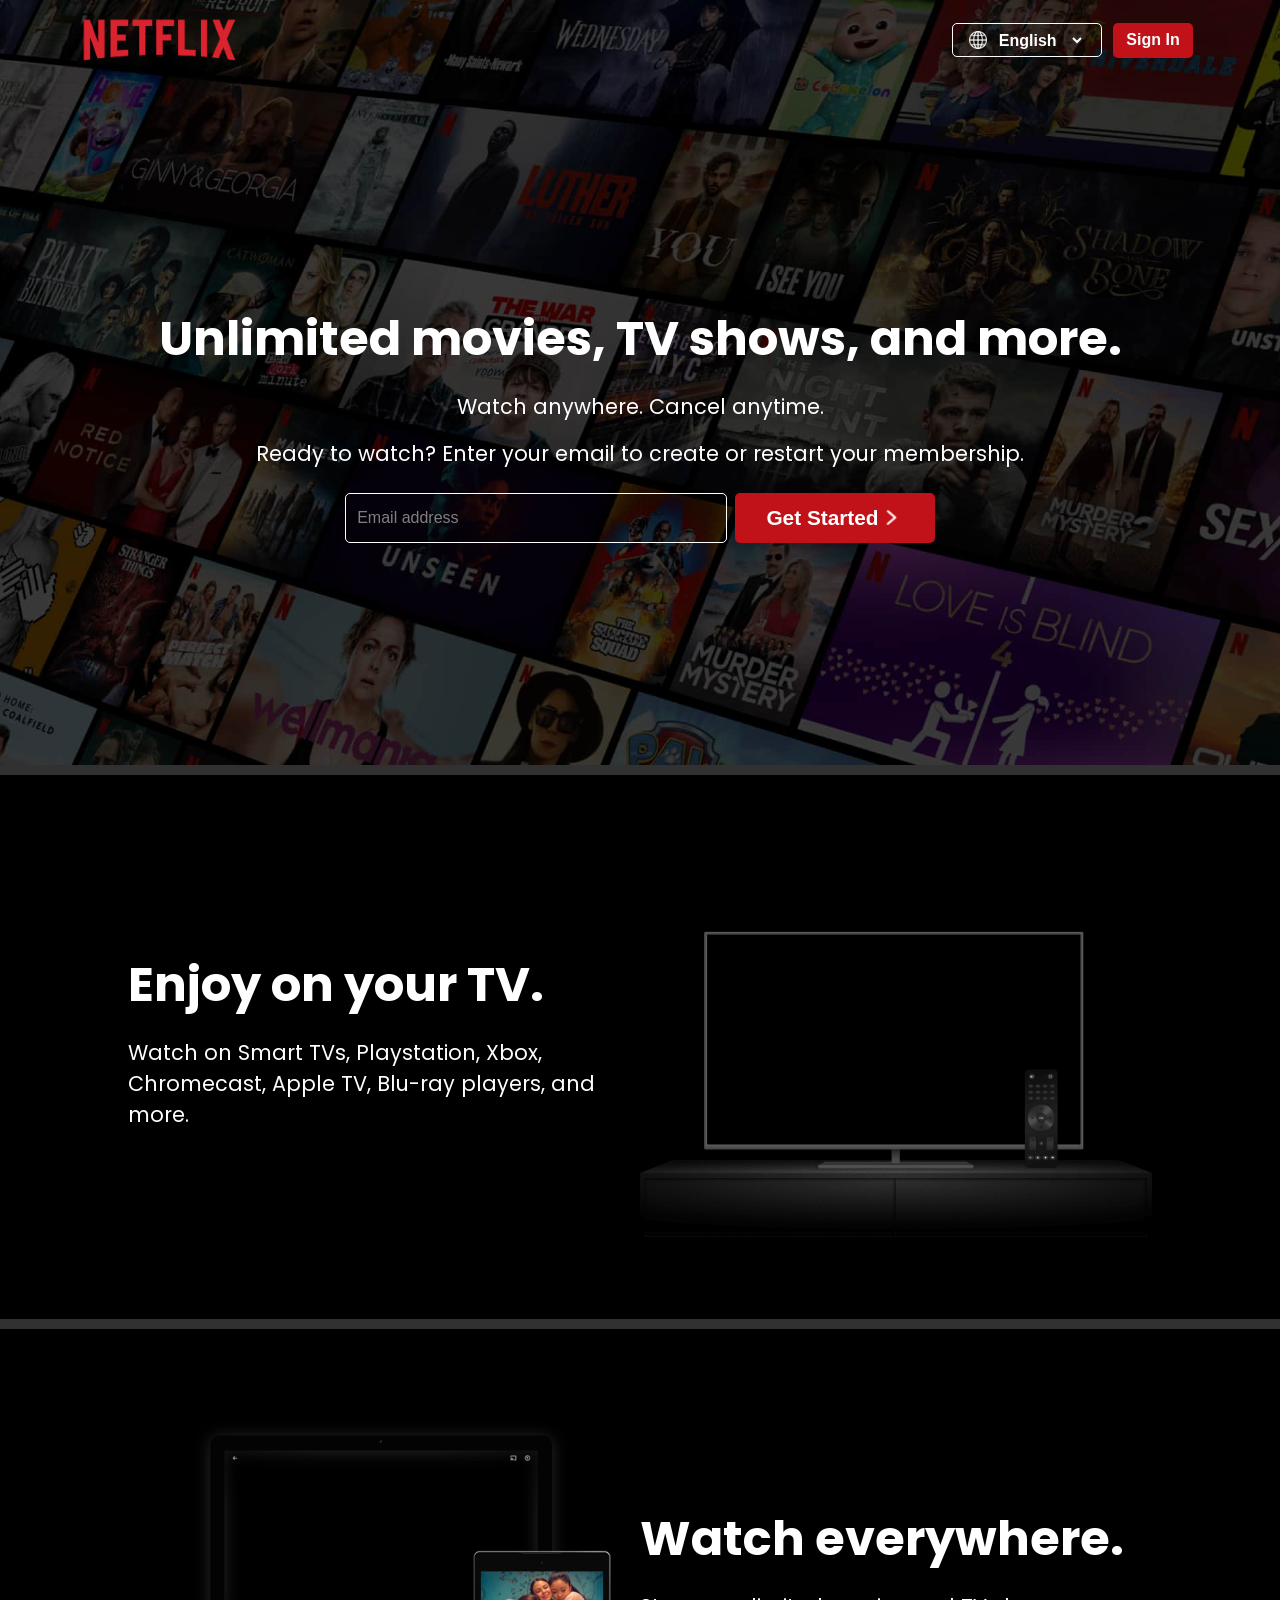
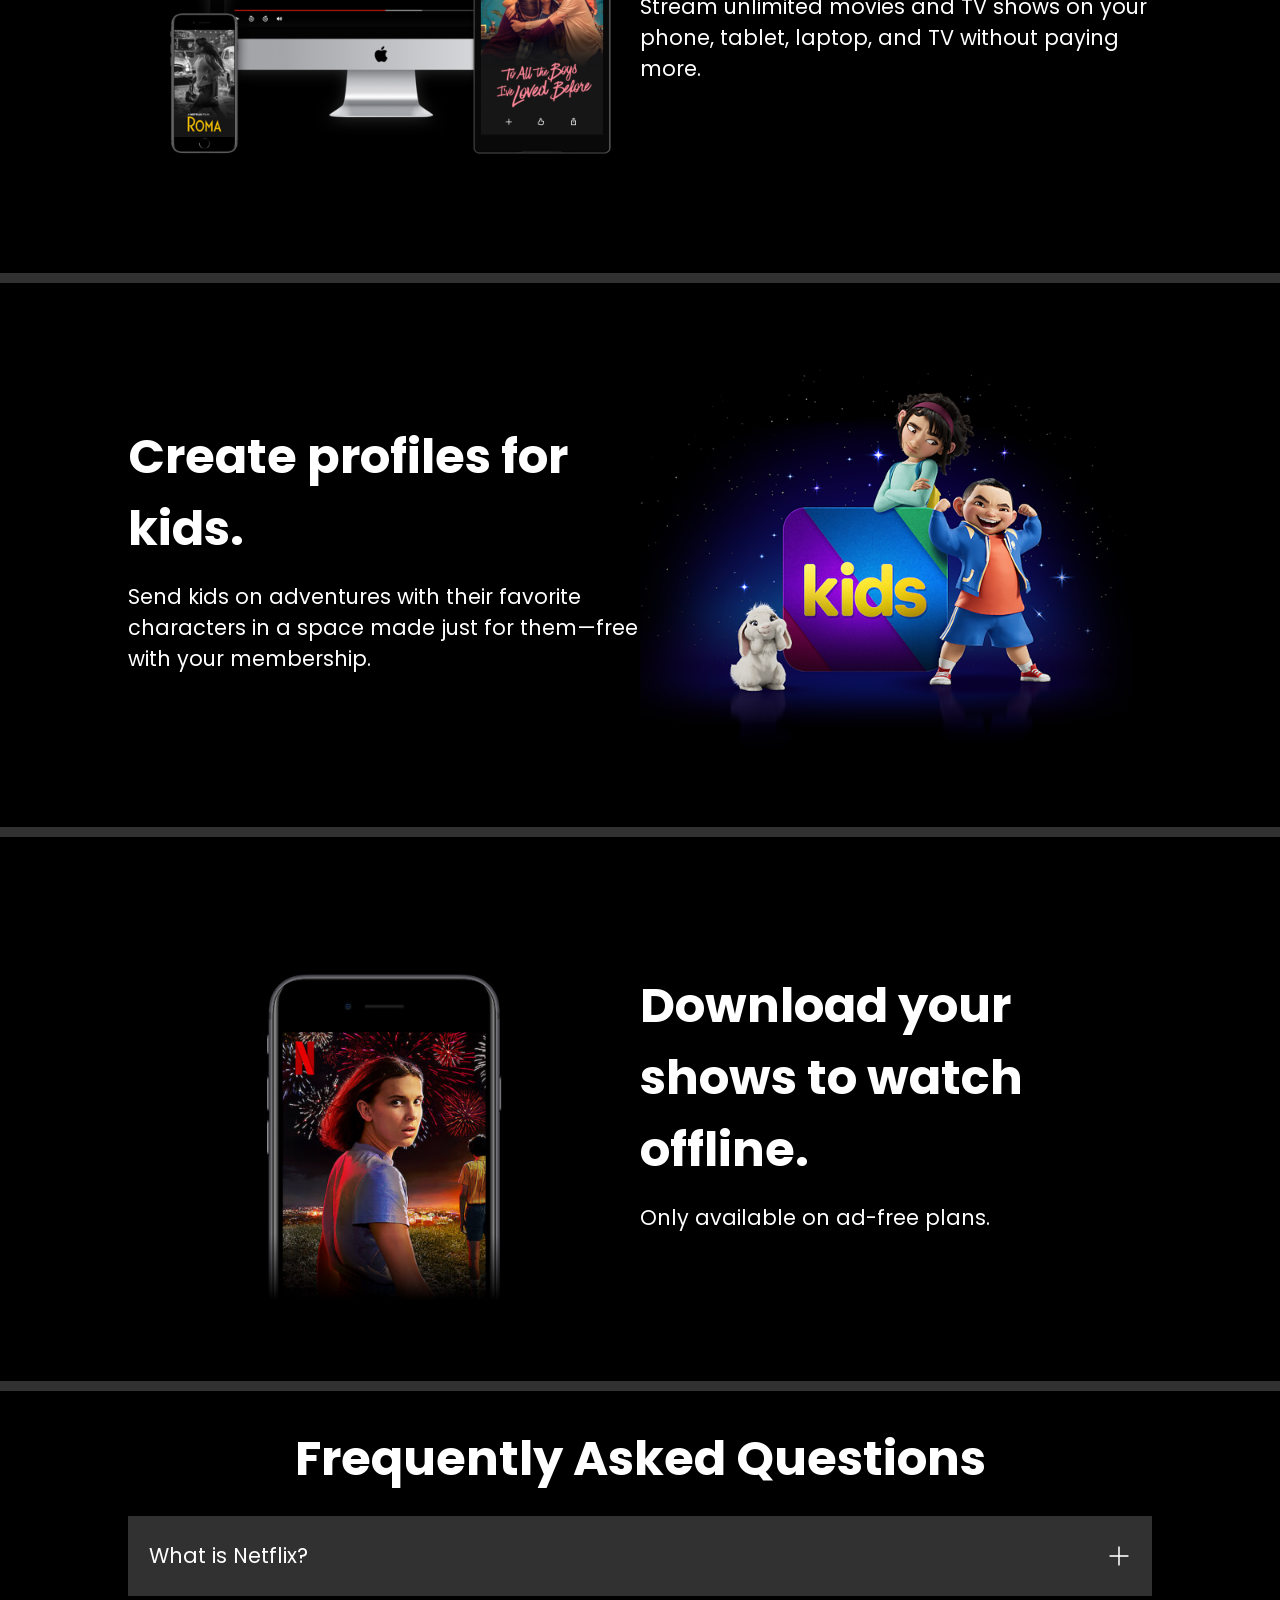
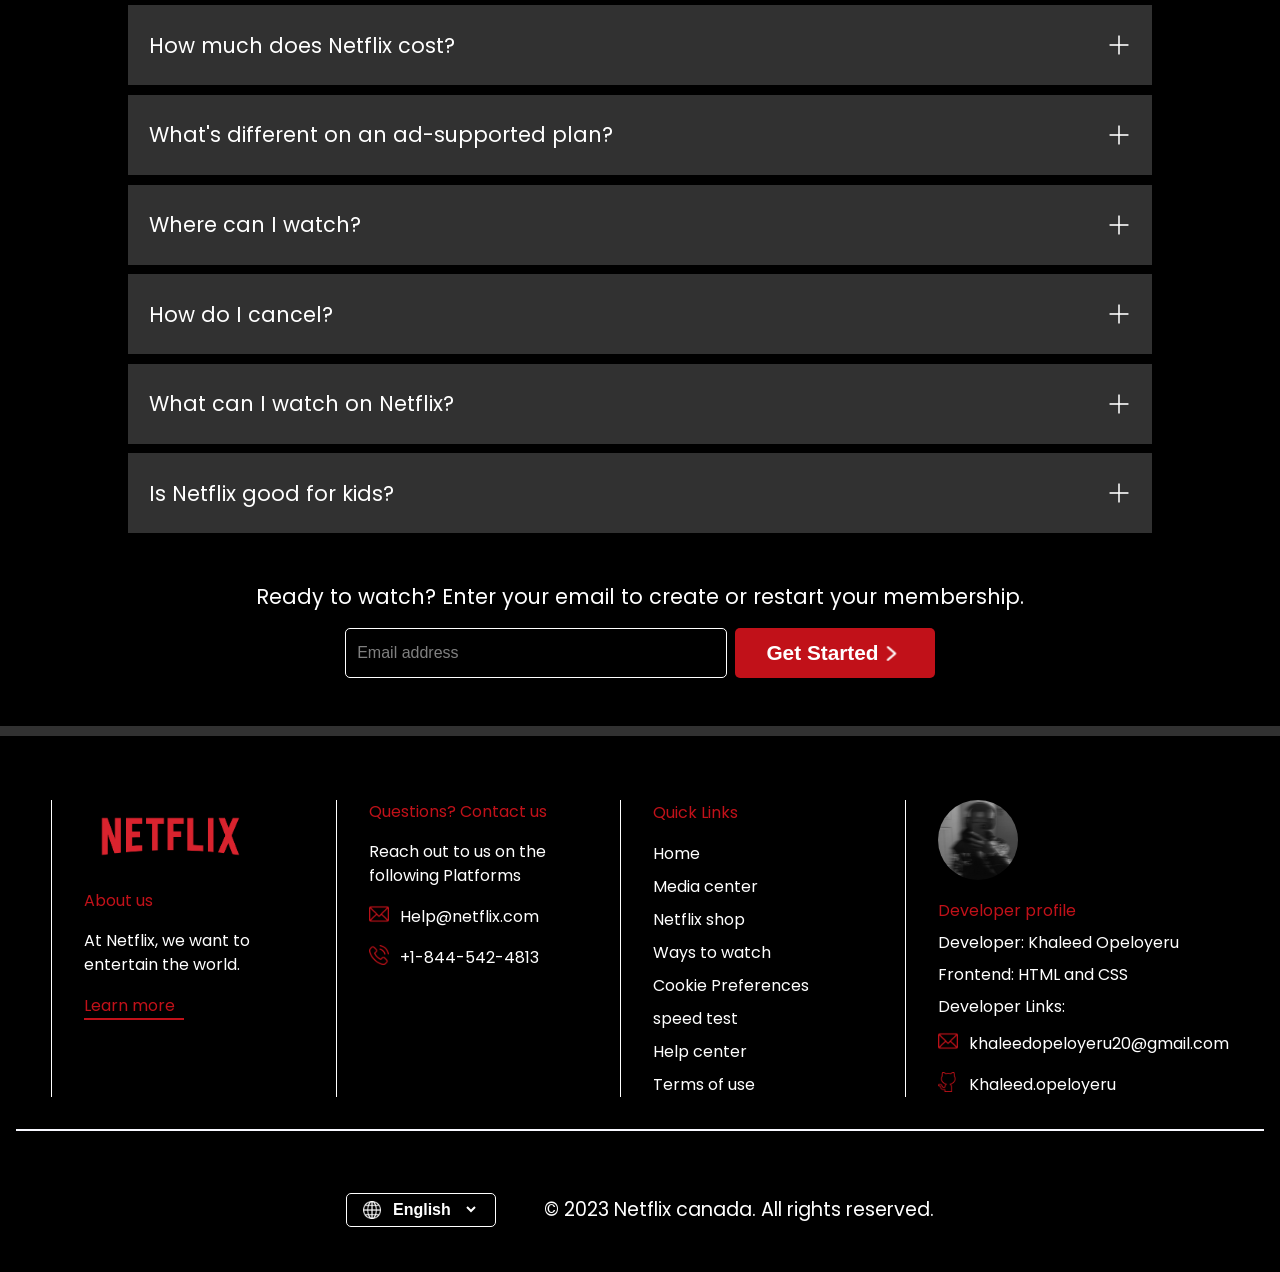
<file: index.html>
<!DOCTYPE html>
<html lang="en">
<head>
    <meta name="author" content="khaleed opeloyeru">
    <meta name="description" content="this is a netflix clone">
    <meta name="keywords" content="netflix, clone, khaleed opeloyeru">
    <meta name="viewport" content="width=device-width, initial-scale=1.0">
    <link rel="stylesheet" href="netflix.css">
    <link rel="icon" href="images/netflix.ico">
    <title>Netflix Clone</title>
    <meta charset="UTF-8">
    <meta http-equiv="X-UA-Compatible" content="IE=edge">
</head>
<body>
    <div class="top-part">
        <header>
            <nav>
                <div class="left-container">
                    <img src="images/Netflix_Logo.png" alt="Netflix Logo">
                </div>
                <div class="right-container">
                    <div class="language-container">
                        <img src="images/world.png">
                        <select>
                            <option>English</option>
                            <option>Francais</option>
                        </select>
                    </div>
                    <input type="button" onclick="location.href='login.html'" value="Sign In" id="Sign-in" name="sign-in">
                </div>
            </nav>
        </header>
        <div class="top-part-bottom-container">
            <div class="top-part-text">
                <h1>Unlimited movies, TV shows, and more.</h1>
                <p>Watch anywhere. Cancel anytime.</p>
                <p>Ready to watch? Enter your email to create or restart your membership.</p>
            </div>
            <div class="get-started-form-container">
                <form class="get-started-form" name="get-started-form" action="mailto:khaleedopeloyeru20@gmail.com" method="post">
                    <input class="get-started-email" type="email" name="email" id="email" placeholder="Email address">
                    <div class="get-started-button-container">
                        <input type="submit" value="Get Started" id="get-started" name="get-started">
                        <img src="images/next.png">
                    </div>
                </form>
            </div>
        </div>
    </div>
    <hr>
    <main>
        <div class="main-content-container">
            <div class="main-content-text">
                <h2>Enjoy on your TV.</h2>
                <p>Watch on Smart TVs, Playstation, Xbox, Chromecast, Apple TV, Blu-ray players, and more.</p>
            </div>
            <div class="main-content-image">
                <img class="main-content-img" src="images/tv.png">
            </div>
        </div>
        <hr>
        <div class="main-content-container">
            <div class="main-content-image">
                <img src="images/device-pile.png">
            </div>
            <div class="main-content-text">
                <h2>Watch everywhere.</h2>
                <p>Stream unlimited movies and TV shows on your phone, tablet, laptop, and TV without paying more.</p>
            </div>
        </div>
        <hr>
        <div class="main-content-container">
            <div class="main-content-text">
                <h2>Create profiles for kids.</h2>
                <p>Send kids on adventures with their favorite characters in a space made just for them—free with your membership.</p>
            </div>
            <div class="main-content-image">
                <img src="images/kids.png">
            </div>
        </div>
        <hr>
        <div class="main-content-container">
            <div class="main-content-image">
                <img src="images/mobile-0819.jpg">
            </div>
            <div class="main-content-text">
                <h2>Download your shows to watch offline.</h2>
                <p>Only available on ad-free plans.</p>
            </div>
        </div>
        <hr>
        <div class="faqs">
            <h2>Frequently Asked Questions</h2>
            <div class="questions">
                <p>What is Netflix?</p>
                <img src="images/addition.png">
            </div>
            <div class="questions">
                <p>How much does Netflix cost?</p>
                <img src="images/addition.png">
            </div>
            <div class="questions">
                <p>What's different on an ad-supported plan?</p>
                <img src="images/addition.png">
            </div>
            <div class="questions">
                <p>Where can I watch?</p>
                <img src="images/addition.png">
            </div>
            <div class="questions">
                <p>How do I cancel?</p>
                <img src="images/addition.png">
            </div>
            <div class="questions">
                <p>What can I watch on Netflix?</p>
                <img src="images/addition.png">
            </div>
            <div class="questions last-question">
                <p>Is Netflix good for kids?</p>
                <img src="images/addition.png">
            </div>
        </div>
        <div class="restart-membership">
            <p>Ready to watch? Enter your email to create or restart your membership.</p>
            <form class="restart-membership-form" name="restart-membership-form" action="mailto:khaleedopeloyeru20@gmail.com">
                <input class="get-started-email" type="email" name="email" id="email" placeholder="Email address">
                <div class="get-started-button-container">
                    <input class type="submit" value="Get Started" id="get-started" name="get-started">
                    <img src="images/next.png">
                </div>
            </form>
        </div>
    </main>
    <hr>
    <footer>
        <div class="top-footer-container">
          <div class="first-footer-container">
            <img src="images/Netflix_Logo.png" />
            <p>About us</p>
            <p>At Netflix, we want to entertain the world.</p>
            <a href="about.html">Learn more</a>
          </div>
          <div class="second-footer-container" id="contact">
            <p>Questions? Contact us</p>
            <p>Reach out to us on the following Platforms</p>
            <a href="mailto:kopeloye@my.centennialcollege.ca">
              <img src="images/mail1.png">
              Help@netflix.com
            </a>
            <a href="tel:+18445424813" >
              <img src="images/telephone.png">
              +1-844-542-4813
            </a>
          </div>
          <div class="third-footer-container">
            <p>Quick Links</p>
            <ul>
              <li><a href="home.html">Home</a></li>
              <li><a href="https://media.netflix.com/">Media center</a></li>
              <li><a href="https://netflix.shop/">Netflix shop</a></li>
              <li><a href="https://www.netflix.com/watch">Ways to watch</a></li>
              <li><a href="https://www.netflix.com/ca/#">Cookie Preferences</a></li>
              <li><a href="https://fast.com/">speed test</a></li>
              <li><a href="https://help.netflix.com/">Help center</a></li>
              <li><a href="https://help.netflix.com/legal/termsofuse">Terms of use</a></li>
            </ul>
          </div>
          <div class="fourth-footer-container">
            <a href="images/developer.JPG" target="_blank">
              <img src="images/developer.JPG" alt="developer picture">
            </a>
            <p>Developer profile</p>
            <p>Developer: Khaleed Opeloyeru</p>
            <p>Frontend: HTML and CSS</p>
            <p>Developer Links: </p>
            <div class="fourth-footer-bottom-container">
              <a href="mailto:kopeloye@my.centennialcollege.ca" title="Send an Email">
                <img src="images/mail1.png">
                khaleedopeloyeru20@gmail.com
              </a>
              <a href="https://github.com/khaleedopeloyeru" title="Github">
                <img src="images/github.png">
                Khaleed.opeloyeru
              </a>
            </div>
          </div>
        </div>
        <hr>
        <div class="privacy">
            <div class="language-container">
                <img src="images/world.png">
                <select>
                    <option>English</option>
                    <option>Francais</option>
                </select>
            </div>
            <p class="copyright">&copy; 2023 Netflix canada. All rights reserved.</p>
        </div>
    </footer>
</body>
</html>
</file>
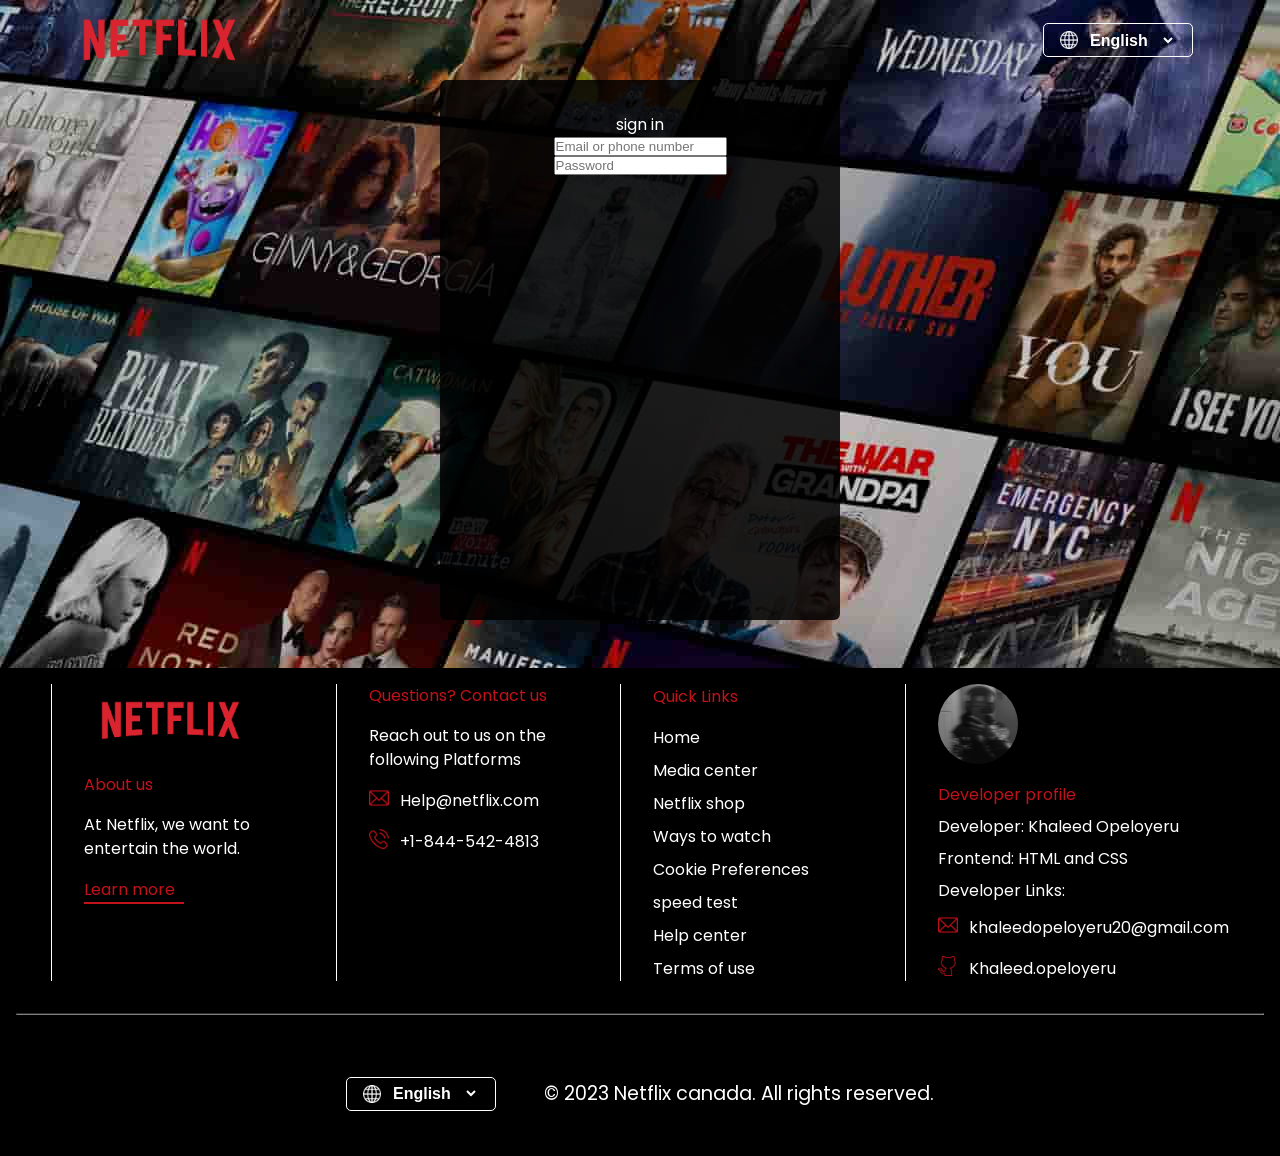
<file: login.html>
<!DOCTYPE html>
<html lang="en">
  <head>
    <meta name="author" content="khaleed opeloyeru" />
    <meta name="description" content="this is a netflix clone" />
    <meta name="keywords" content="netflix, clone, khaleed opeloyeru" />
    <meta name="viewport" content="width=device-width, initial-scale=1.0" />
    <link rel="stylesheet" href="login.css" />
    <link rel="icon" href="images/netflix.ico" />
    <title>Netflix Clone</title>
    <meta charset="UTF-8" />
    <meta http-equiv="X-UA-Compatible" content="IE=edge" />
  </head>
  <body>
    <header>
      <nav>
        <div class="left-container">
          <img src="images/Netflix_Logo.png" alt="Netflix Logo" />
        </div>
          <div class="language-container">
            <img src="images/world.png" />
            <select>
              <option>English</option>
              <option>Francais</option>
            </select>
          </div>
        </div>
      </nav>
    </header>
    <main>
        <form>
            <p>sign in</p>
            <input type="email" placeholder="Email or phone number" />
            <input type="password" placeholder="Password" />
        </form>
    </main>
    <footer>
      <div class="top-footer-container">
        <div class="first-footer-container">
          <img src="images/Netflix_Logo.png" />
          <p>About us</p>
          <p>At Netflix, we want to entertain the world.</p>
          <a href="about.html">Learn more</a>
        </div>
        <div class="second-footer-container" id="contact">
          <p>Questions? Contact us</p>
          <p>Reach out to us on the following Platforms</p>
          <a href="mailto:kopeloye@my.centennialcollege.ca">
            <img src="images/mail1.png" />
            Help@netflix.com
          </a>
          <a href="tel:+18445424813">
            <img src="images/telephone.png" />
            +1-844-542-4813
          </a>
        </div>
        <div class="third-footer-container">
          <p>Quick Links</p>
          <ul>
            <li><a href="home.html">Home</a></li>
            <li><a href="https://media.netflix.com/">Media center</a></li>
            <li><a href="https://netflix.shop/">Netflix shop</a></li>
            <li><a href="https://www.netflix.com/watch">Ways to watch</a></li>
            <li>
              <a href="https://www.netflix.com/ca/#">Cookie Preferences</a>
            </li>
            <li><a href="https://fast.com/">speed test</a></li>
            <li><a href="https://help.netflix.com/">Help center</a></li>
            <li>
              <a href="https://help.netflix.com/legal/termsofuse"
                >Terms of use</a
              >
            </li>
          </ul>
        </div>
        <div class="fourth-footer-container">
          <a href="images/developer.JPG" target="_blank">
            <img src="images/developer.JPG" alt="developer picture" />
          </a>
          <p>Developer profile</p>
          <p>Developer: Khaleed Opeloyeru</p>
          <p>Frontend: HTML and CSS</p>
          <p>Developer Links:</p>
          <div class="fourth-footer-bottom-container">
            <a
              href="mailto:kopeloye@my.centennialcollege.ca"
              title="Send an Email"
            >
              <img src="images/mail1.png" />
              khaleedopeloyeru20@gmail.com
            </a>
            <a href="https://github.com/khaleedopeloyeru" title="Github">
              <img src="images/github.png" />
              Khaleed.opeloyeru
            </a>
          </div>
        </div>
      </div>
      <hr />
      <div class="privacy">
        <div class="language-container">
          <img src="images/world.png" />
          <select>
            <option>English</option>
            <option>Francais</option>
          </select>
        </div>
        <p class="copyright">
          &copy; 2023 Netflix canada. All rights reserved.
        </p>
      </div>
    </footer>
  </body>
</html>
</file>
<file: netflix.css>
@import url('https://fonts.googleapis.com/css2?family=Poppins:wght@400;500;600;700;800;900&display=swap');

/* Set default styles for all elements */
*{
    padding: 0;
    margin: 0;
    box-sizing: border-box;
}

/* Style the body element */
body{
    display: flex;
    flex-direction: column;
    width: 100%;
    min-height: 100vh;
    font-family: 'Poppins', sans-serif;
    color: white;
    background-color: black;
}

/* Style the top part of the page */
.top-part{
    display: flex;
    flex-direction: column;
    width: 100%;
    background-image: url('images/background.jpg');
    background-position: center;
    background-size: cover;
    background-repeat: no-repeat;
    min-height: 85vh;
    align-items: center;
}

/* Style the header element */
header{
    display: flex;
    width: 100%;
    height: 80px;
    background-color: rgba(0,0,0,0.7);
}

/* Style the navigation element */
nav{
    display: flex;
    width: 90%;
    max-width: 1200px;
    margin: 0 auto;
    height: 80px;
    justify-content: space-between;
    padding-right: 23px;
    align-items: center;
}

/* Style the left container within the navigation element */
nav .left-container{
    display: flex;
    align-items: center;
    height: 100%;
}

/* Style the image within the left container */
.left-container img{
    display: flex;
    height: 80px;
    object-fit: contain;
}

/* Style the right container within the navigation element */
.right-container{
    display: flex;
    align-items: center;
    height: 100%;
    gap: 0.7rem;
}

/* Style the language selection container within the right container */
.language-container{
    display: flex;
    align-items: center;
    border: 0.1px solid white;
    border-radius: 5px;
    height: 30px;
    padding: 1rem;
}

/* Style the flag image within the language selection container */
.language-container img{
    display: flex;
    height: 18px;
    object-fit: contain;
    margin-right: 0.5rem;
}

/* Style the language selection dropdown within the language selection container */
.language-container select{
    background-color: transparent;
    color: white;    
    border: none;
    width: 90px;
    font-weight: bold;
    font-size: 1rem;
}

/* Remove the default focus styles from the language selection dropdown */
.language-container select:focus{
    outline: none;
}

/* Style the options within the language selection dropdown */
.language-container select option{
    background-color: black;
}

/* Style the button within the right container */
.right-container input{
    width: 80px;
    height: 35px;
    background-color: #C11119;
    color: white;
    font-weight: bold;
    font-size: 1rem;
    border-radius: 5px;
    border: none;
    cursor: pointer;
}

/* Reduce the opacity of the button when hovered over */
.right-container input:hover{
    opacity: 0.8;
}
/* styles the text in the top part of the page */
.top-part-bottom-container{
    display: flex;
    padding: 0 1rem;
    flex-direction: column;
    align-items: center;
    justify-content: center;
    height: 100%;
    text-align: center;
    width: 100%;
    background-color: rgba(0,0,0,0.7);
    flex-grow: 1;
    gap: 1.5rem;
}
.top-part-text{
    display: flex;
    flex-direction: column;
    gap: 1rem;
}
.top-part-text h1{
    font-size: 3rem;
}
.top-part-text p{
    font-size: 1.3rem;
}
.get-started-form-container{
    display: flex;
    width: 100%;
}
.get-started-form,
.restart-membership-form{
    display: flex;
    width: 90%;
    max-width: 590px;
    margin: 0 auto;
    height: 50px;
    justify-content: center;
    align-items: center;
    gap: 0.5rem;
}
.get-started-button-container{
    display: flex;
    background-color: #C11119;
    height: 50px;
    align-items: center;
    justify-content: center;
    width: 200px;
    border-radius: 5px;
    cursor: pointer;
}
.get-started-button-container input{
    display: flex;
    font-size: 1.3rem;
    font-weight: bold;
    background-color: transparent;
    border: none;
    color: white;
    cursor: pointer;
}
.get-started-button-container img{
    height: 50%;
}
.get-started-email{
    flex-grow: 1;
    height: 50px;
    border: 1px solid white;
    background-color: transparent;
    border-radius: 5px;
    font-size: 1rem;
    color: white;
}
.get-started-email::placeholder{
    color: grey;
    padding-left: 0.7rem;
}
hr{
    background-color: #313131;
    width: 100%;
    height: 10px;
    border: none;
}
/* main container style starts here */
main{
    display: flex;
    flex-wrap: wrap;
    width: 100%;
    min-height: 100vh;
    background-color: #000000;
    align-items: center;
}
.main-content-container{
    flex-basis: 80%;
    margin: 5rem auto;
    display: flex;
    flex-wrap: wrap;
}
.main-content-text{
    display: flex;
    justify-content: center;
    text-align: left;
    flex-direction: column;
    flex-basis: 50%;
    margin: 0 auto;
    flex-grow: 1;
}
.main-content-image{
    display: flex;
    justify-content: center;
    text-align: left;
    flex-direction: column;
    flex-basis: 50%;
    min-width: 350px;
    margin: 0 auto;
}
.main-content-image img{
    display: flex;
    width: 100%;
    height: 100%;
}
.main-content-text h2{
    font-size: 3rem;
    margin-bottom: 1rem;
}
.main-content-text p{
    font-size: 1.3rem;
    margin-bottom: 1rem;
}

.faqs{
    display: flex;
    flex-direction: column;
    align-items: center;
    flex-basis: 80%;
    margin: 0 auto;
}
.faqs h2{
    font-size: 3rem;
    margin: 2rem 0 1rem 0;
}
.questions{
    display: flex;
    align-items: center;
    width: 100%;
    margin: 0.3rem auto;
    height: 80px;
    background-color: #313131;
    padding: 1.3rem;
    cursor: pointer;
    justify-content: space-between;
    transition: all 0.2s ease-in-out 0.05s;
}
.questions:hover{
    background-color: #4E4E4E;
}
.questions p{
    font-size: 1.3rem;
    transition: all 0.2s ease-in-out 0.05s;
    background-color: transparent;
}
.last-question{
    margin-bottom: 3rem;
}
/* .faqs p:last-of-type{
    margin-bottom: 3rem;
} */
.restart-membership{
    display: flex;
    flex-direction: column;
    align-items: center;
    flex-basis: 80%;
    margin: 0 auto 3rem;
}
.restart-membership p{
    font-size: 1.3rem;
    margin-bottom: 1rem;
}
@media screen and (max-width: 500px){
    .language-container select{
        display: none;
    }
}
/*footer starts here*/
footer{
    margin-top: 3rem;
    min-height: 400px;
    display: flex;
    flex-direction: column;
    align-items: center;
    padding: 1rem;
    background-color: #000;
    color: white;
    align-items: first baseline;
    flex-wrap: wrap;
}
.top-footer-container{
    display: flex;
    justify-content: space-evenly;
    width: 100%;
    margin-bottom: 2rem;
}
.first-footer-container,
.second-footer-container,
.third-footer-container,
.fourth-footer-container{
    border-left: 1px solid white;
    padding-left: 2rem;
    flex-basis: 20%;
    gap: 1rem;
}
.first-footer-container{
    display: flex;
    flex-direction: column;
}
.first-footer-container img{
    width: 80%;
    text-align: left;
}
.first-footer-container p{
    line-height: 1.5rem;
}
.first-footer-container p:first-of-type{
    color: #C11119;
}
.first-footer-container a{
    color: #C11119;
    text-decoration: none;
    border-bottom: 2px solid #C11119;
    width: 100px;
}
.first-footer-container a:hover{
    color: white;
    text-decoration: none;
    border-bottom: 2px solid white;
    width: 100px;
}

.second-footer-container{
    display: flex;
    flex-direction: column;
}
.second-footer-container p:first-of-type{
    color: #C11119;
}
.second-footer-container p{
    line-height: 1.5rem;
}
.second-footer-container img{
    margin-right: 0.7rem;
    width: 20px;
    height: 20px;
}
.second-footer-container a{
    color: white;
    text-decoration: none;
    display: flex;
}
.second-footer-container a:hover{
    color: #C11119;
}
.second-footer-container .specific-requirements-link{
    color: #C11119;
    text-decoration: none;
    border-bottom: 2px solid #C11119;
    width: 70px;
}
.specific-requirements-link:hover{
    color: white;
    text-decoration: none;
    border-bottom: 2px solid white;
}

.third-footer-container{
    display: flex;
    flex-direction: column;
}
.third-footer-container p:first-of-type{
    color: #C11119;
}
.third-footer-container ul{
    display: flex;
    flex-direction: column;
    gap: 0.5rem;
    list-style-type: none;
}
.third-footer-container a{
    color: white;
    text-decoration: none;
}
.third-footer-container a:hover{
    color: #C11119;
    text-decoration: none;
}

.fourth-footer-container{
    display: flex;
    flex-direction: column;
}
.fourth-footer-container img{
    width: 80px;
    height: 80px;
    border-radius: 50%;
}
.fourth-footer-container img:hover{
    outline: 1.5px solid #C11119;
    border-radius: 50%;
    opacity: 0.5;
    background-color: #000;
}
.fourth-footer-container p:first-of-type{
    color: #C11119;
}
.fourth-footer-container p{
    line-height: 1rem;
}
.fourth-footer-bottom-container{
    display: flex;
    flex-direction: column;
    gap: 1rem;
}
.fourth-footer-bottom-container a{
    color: white;
    text-decoration: none;
    display: flex;
}
.fourth-footer-bottom-container a:hover{
    color: #C11119;
    text-decoration: none;
}
.fourth-footer-bottom-container img{
    margin-right: 0.7rem;
    width: 20px;
    height: 20px;
    border-radius: 0%;
}
footer hr{
    background-color: #f8f8ff;
    width: 100%;
    height: 2px;
    border-color: grey;
    margin-bottom: 2rem;
}
.bottom-footer-container{
    display: flex;
    justify-content: space-around;
    width: 100%;
    margin-bottom: 2rem;
    width: 15%;
    min-width: 210px;
    margin: 0 auto;
}
.bottom-footer-container img{
    width: 30px;
    height: 30px;
}
.privacy{
    display: flex;
    align-items: center;
    margin: 0 auto;
    gap: 3rem;
}
.copyright{
    margin: 2rem auto;
    font-size: 1.2rem;
}
@media only screen and (max-width:1000px){
    .top-footer-container{
        display: flex;
        flex-direction: column;
        justify-content: space-evenly;
        width: 100%;
        margin-bottom: 2rem;
    }
    .first-footer-container,
    .second-footer-container,
    .third-footer-container,
    .fourth-footer-container{
        border-bottom: 1px solid white;
        padding-left: 2rem;
        padding-bottom: 2rem;
        flex-basis: 20%;
        margin-bottom: 2rem;
    }
    footer hr{
        display: none;
    }
    .copyright{
        text-align: center;
        margin-bottom: none;
    }
}
</file>
<file: login.css>
@import url('https://fonts.googleapis.com/css2?family=Poppins:wght@400;500;600;700;800;900&display=swap');

/* Set default styles for all elements */
*{
    padding: 0;
    margin: 0;
    box-sizing: border-box;
}

/* Style the body element */
body{
    display: flex;
    flex-direction: column;
    width: 100%;
    min-height: 100vh;
    font-family: 'Poppins', sans-serif;
    color: white;
    background-color: black;
    background-image: url('images/background.jpg');
}

/* Style the header element */
header{
    display: flex;
    width: 100%;
    height: 80px;
    border: none;
}

/* Style the navigation element */
nav{
    display: flex;
    width: 90%;
    max-width: 1200px;
    margin: 0 auto;
    height: 80px;
    justify-content: space-between;
    padding-right: 23px;
    align-items: center;
}

/* Style the left container within the navigation element */
nav .left-container{
    display: flex;
    align-items: center;
    height: 100%;
}

/* Style the image within the left container */
.left-container img{
    display: flex;
    height: 80px;
    object-fit: contain;
}

/* Style the language selection container within the right container */
.language-container{
    display: flex;
    align-items: center;
    border: 0.1px solid white;
    border-radius: 5px;
    height: 30px;
    padding: 1rem;
}

/* Style the flag image within the language selection container */
.language-container img{
    display: flex;
    height: 18px;
    object-fit: contain;
    margin-right: 0.5rem;
}

/* Style the language selection dropdown within the language selection container */
.language-container select{
    background-color: transparent;
    color: white;    
    border: none;
    width: 90px;
    font-weight: bold;
    font-size: 1rem;
}

/* Remove the default focus styles from the language selection dropdown */
.language-container select:focus{
    outline: none;
}

/* Style the options within the language selection dropdown */
.language-container select option{
    background-color: black;
}

form{
    display: flex;
    flex-direction: column;
    align-items: center;
    width: 30%;
    max-width: 450px;
    min-width: 400px;
    margin: 0 auto;
    background-color: rgba(0,0,0,0.85);
    border-radius: 6px;
    padding: 2rem;
    min-height: 60vh;
}

/*footer starts here*/
footer{
    margin-top: 3rem;
    min-height: 400px;
    display: flex;
    flex-direction: column;
    align-items: center;
    padding: 1rem;
    background-color: #000;
    color: white;
    align-items: first baseline;
    flex-wrap: wrap;
}
.top-footer-container{
    display: flex;
    justify-content: space-evenly;
    width: 100%;
    margin-bottom: 2rem;
}
.first-footer-container,
.second-footer-container,
.third-footer-container,
.fourth-footer-container{
    border-left: 1px solid white;
    padding-left: 2rem;
    flex-basis: 20%;
    gap: 1rem;
}
.first-footer-container{
    display: flex;
    flex-direction: column;
}
.first-footer-container img{
    width: 80%;
    text-align: left;
}
.first-footer-container p{
    line-height: 1.5rem;
}
.first-footer-container p:first-of-type{
    color: #C11119;
}
.first-footer-container a{
    color: #C11119;
    text-decoration: none;
    border-bottom: 2px solid #C11119;
    width: 100px;
}
.first-footer-container a:hover{
    color: white;
    text-decoration: none;
    border-bottom: 2px solid white;
    width: 100px;
}

.second-footer-container{
    display: flex;
    flex-direction: column;
}
.second-footer-container p:first-of-type{
    color: #C11119;
}
.second-footer-container p{
    line-height: 1.5rem;
}
.second-footer-container img{
    margin-right: 0.7rem;
    width: 20px;
    height: 20px;
}
.second-footer-container a{
    color: white;
    text-decoration: none;
    display: flex;
}
.second-footer-container a:hover{
    color: #C11119;
}
.second-footer-container .specific-requirements-link{
    color: #C11119;
    text-decoration: none;
    border-bottom: 2px solid #C11119;
    width: 70px;
}
.specific-requirements-link:hover{
    color: white;
    text-decoration: none;
    border-bottom: 2px solid white;
}

.third-footer-container{
    display: flex;
    flex-direction: column;
}
.third-footer-container p:first-of-type{
    color: #C11119;
}
.third-footer-container ul{
    display: flex;
    flex-direction: column;
    gap: 0.5rem;
    list-style-type: none;
}
.third-footer-container a{
    color: white;
    text-decoration: none;
}
.third-footer-container a:hover{
    color: #C11119;
    text-decoration: none;
}

.fourth-footer-container{
    display: flex;
    flex-direction: column;
}
.fourth-footer-container img{
    width: 80px;
    height: 80px;
    border-radius: 50%;
}
.fourth-footer-container img:hover{
    outline: 1.5px solid #C11119;
    border-radius: 50%;
    opacity: 0.5;
    background-color: #000;
}
.fourth-footer-container p:first-of-type{
    color: #C11119;
}
.fourth-footer-container p{
    line-height: 1rem;
}
.fourth-footer-bottom-container{
    display: flex;
    flex-direction: column;
    gap: 1rem;
}
.fourth-footer-bottom-container a{
    color: white;
    text-decoration: none;
    display: flex;
}
.fourth-footer-bottom-container a:hover{
    color: #C11119;
    text-decoration: none;
}
.fourth-footer-bottom-container img{
    margin-right: 0.7rem;
    width: 20px;
    height: 20px;
    border-radius: 0%;
}
footer hr{
    background-color: #f8f8ff;
    width: 100%;
    height: 2px;
    border-color: grey;
    margin-bottom: 2rem;
}
.bottom-footer-container{
    display: flex;
    justify-content: space-around;
    width: 100%;
    margin-bottom: 2rem;
    width: 15%;
    min-width: 210px;
    margin: 0 auto;
}
.bottom-footer-container img{
    width: 30px;
    height: 30px;
}
.privacy{
    display: flex;
    align-items: center;
    margin: 0 auto;
    gap: 3rem;
}
.copyright{
    margin: 2rem auto;
    font-size: 1.2rem;
}
@media only screen and (max-width:1000px){
    .top-footer-container{
        display: flex;
        flex-direction: column;
        justify-content: space-evenly;
        width: 100%;
        margin-bottom: 2rem;
    }
    .first-footer-container,
    .second-footer-container,
    .third-footer-container,
    .fourth-footer-container{
        border-bottom: 1px solid white;
        padding-left: 2rem;
        padding-bottom: 2rem;
        flex-basis: 20%;
        margin-bottom: 2rem;
    }
    footer hr{
        display: none;
    }
    .copyright{
        text-align: center;
        margin-bottom: none;
    }
}
</file>
